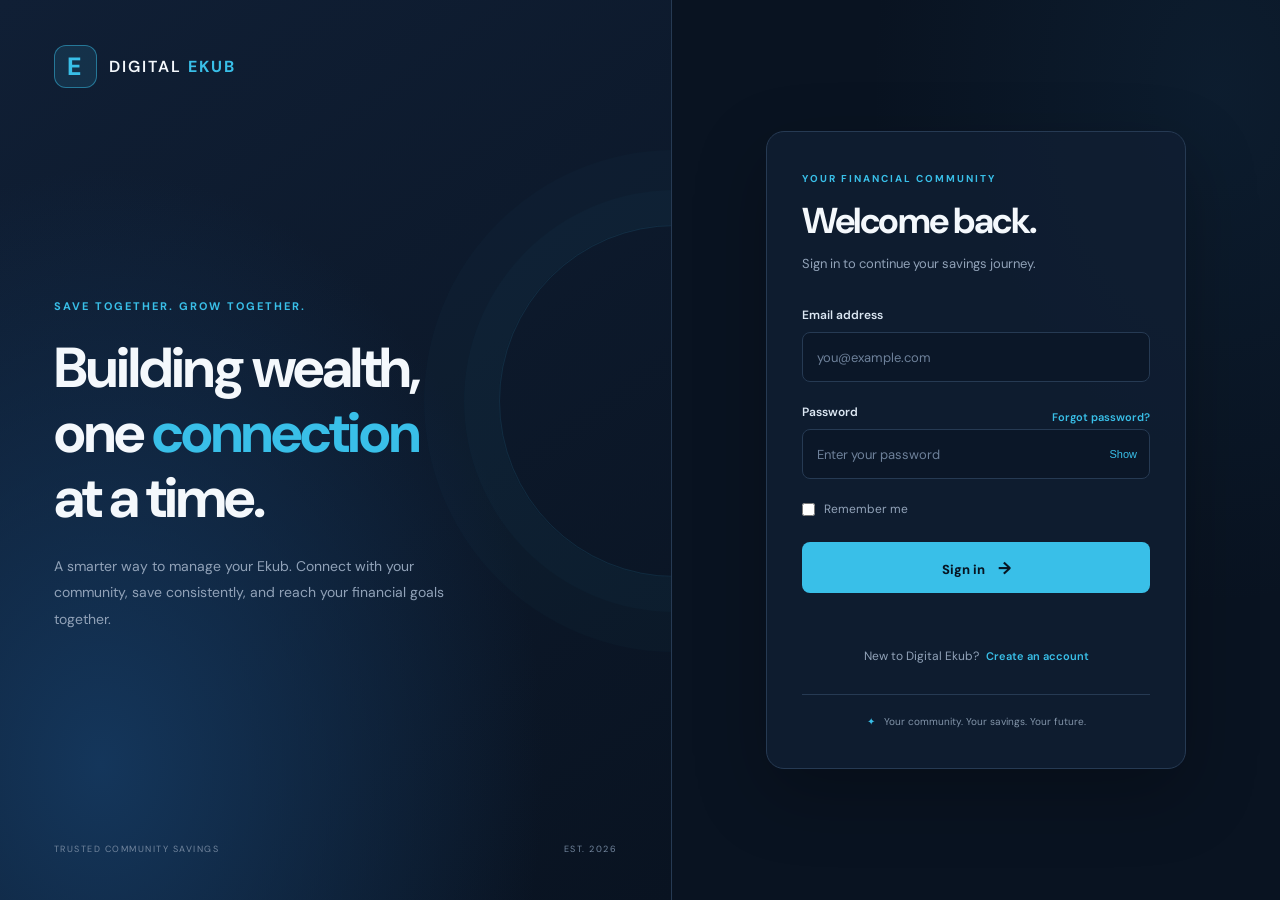
<file: index.html>
<!DOCTYPE html>
<html lang="en">
<head>
    <meta charset="UTF-8">
    <meta name="viewport" content="width=device-width, initial-scale=1.0">
    <title>Digital Ekub | Welcome Back</title>
    <link rel="stylesheet" href="css/style.css">
</head>
<body>

    <main class="login-container">

        <section class="brand-section">
            <div class="brand">
                <div class="brand-icon">E</div>
                <span>DIGITAL <strong>EKUB</strong></span>
            </div>

            <div class="brand-content">
                <p class="eyebrow">SAVE TOGETHER. GROW TOGETHER.</p>
                <h1>Building wealth,<br>one <span>connection</span><br>at a time.</h1>
                <p class="brand-description">
                    A smarter way to manage your Ekub.
                    Connect with your community, save consistently,
                    and reach your financial goals together.
                </p>
            </div>

            <div class="brand-footer">
                <span>TRUSTED COMMUNITY SAVINGS</span>
                <span>EST. 2026</span>
            </div>
        </section>

        <section class="form-section">
            <div class="form-wrapper">

                <div class="mobile-brand">
                    <div class="brand-icon">E</div>
                    <span>DIGITAL <strong>EKUB</strong></span>
                </div>

                <p class="welcome-label">YOUR FINANCIAL COMMUNITY</p>
                <h2>Welcome back.</h2>
                <p class="form-subtitle">
                    Sign in to continue your savings journey.
                </p>

                <form id="loginForm">

                    <div class="form-group">
                        <label for="email">Email address</label>
                        <input
                            type="email"
                            id="email"
                            placeholder="you@example.com"
                            required
                        >
                    </div>

                    <div class="form-group">
                        <div class="password-heading">
                            <label for="password">Password</label>
                            <a href="pages/forgot-password.html">
                                Forgot password?
                            </a>
                        </div>

                        <div class="password-field">
                            <input
                                type="password"
                                id="password"
                                placeholder="Enter your password"
                                required
                            >
                            <button type="button" id="togglePassword">
                                Show
                            </button>
                        </div>
                    </div>

                    <div class="remember-row">
                        <label class="remember-label">
                            <input type="checkbox" id="remember">
                            <span>Remember me</span>
                        </label>
                    </div>

                    <button type="submit" class="login-button">
                        Sign in <span>→</span>
                    </button>

                    <p id="message" class="message" role="status"></p>

                </form>

                <div class="signup-text">
                    New to Digital Ekub?
                    <a href="pages/register.html">Create an account</a>
                </div>

                <div class="security-note">
                    <span>✦</span>
                    Your community. Your savings. Your future.
                </div>

            </div>
        </section>

    </main>

    <script src="js/main.js"></script>
</body>
</html>
</file>
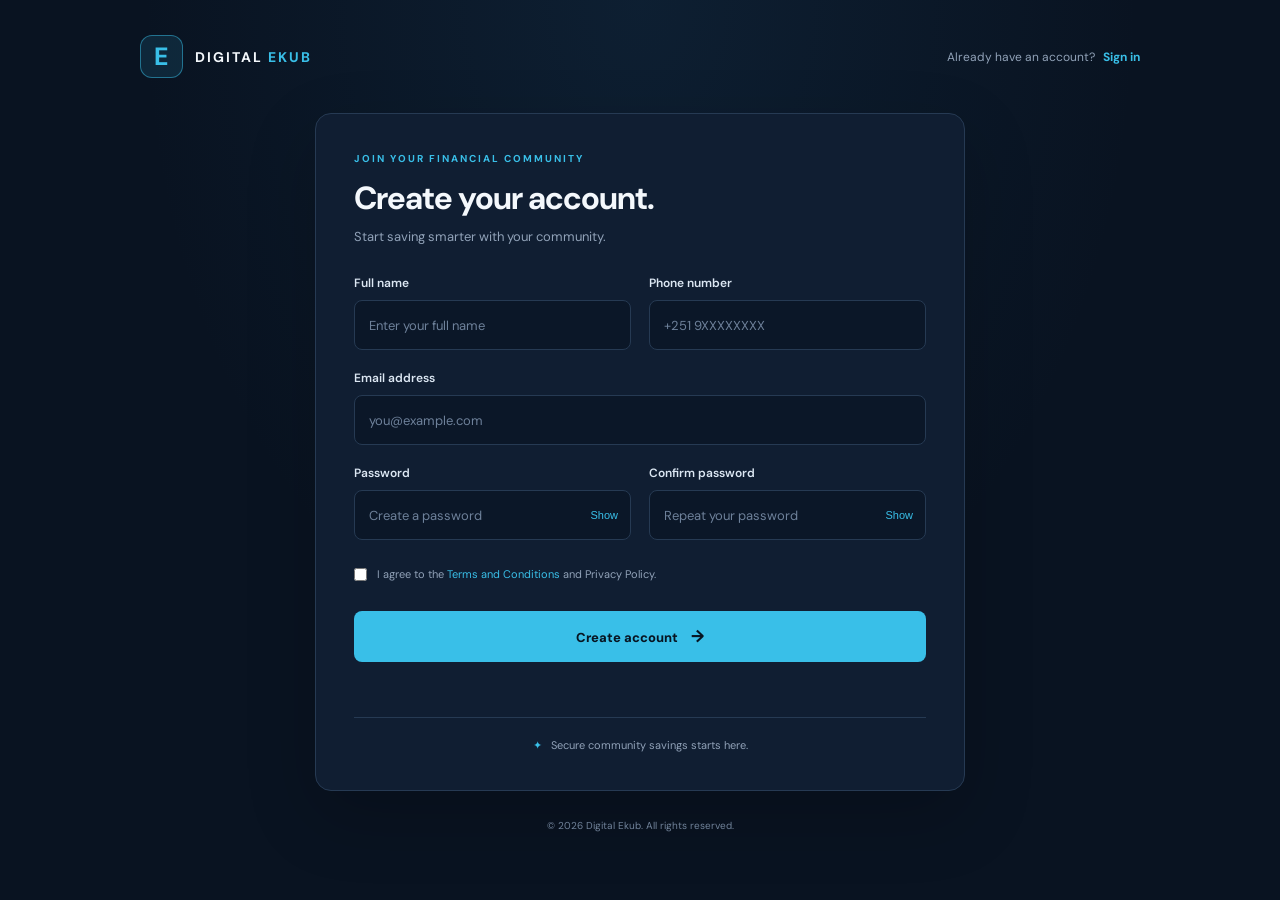
<file: pages/dashboard.html>
<!DOCTYPE html>
<html lang="en">
<head>
    <meta charset="UTF-8">
    <meta name="viewport" content="width=device-width, initial-scale=1.0">
    <title>Member Dashboard | Digital Ekub</title>
    <link rel="stylesheet" href="../css/style.css">
</head>
<body>

    <main class="member-dashboard">

        <header class="dashboard-header">
            <a href="../index.html" class="register-brand">
                <span class="brand-icon">E</span>
                <span>DIGITAL <strong>EKUB</strong></span>
            </a>

            <button id="logoutButton" class="logout-button">
                Sign out
            </button>
        </header>

        <section class="dashboard-content">

            <div class="dashboard-welcome">
                <div>
                    <p class="welcome-label">MEMBER OVERVIEW</p>
                    <h1>Welcome, <span id="memberName">Member</span>.</h1>
                    <p>Your community savings journey starts here.</p>
                </div>

                <div class="member-avatar" id="memberInitial">M</div>
            </div>

            <section class="dashboard-summary">
                <div class="summary-card">
                    <p>Membership status</p>
                    <h2>Registered</h2>
                    <span class="status-indicator">● Active demo profile</span>
                </div>

                <div class="summary-card">
                    <p>Member email</p>
                    <h2 class="member-detail" id="memberEmail">Not available</h2>
                    <span>Account information</span>
                </div>

                <div class="summary-card">
                    <p>Phone number</p>
                    <h2 class="member-detail" id="memberPhone">Not available</h2>
                    <span>Contact information</span>
                </div>
            </section>

            <section class="dashboard-panel">
                <div>
                    <p class="welcome-label">YOUR NEXT STEP</p>
                    <h2>Explore your Ekub community.</h2>
                    <p>
                        Your dashboard will eventually help you manage
                        savings groups, track contributions and view
                        payout information.
                    </p>
                </div>

                <div class="dashboard-placeholder">
                    <span>EKUB</span>
                    <p>Save together. Grow together.</p>
                </div>
            </section>

            <p class="demo-notice">
                This is a frontend demonstration. Real membership
                and financial information will be connected to the
                backend later.
            </p>

        </section>
    </main>

    <script src="../js/main.js"></script>
</body>
</html>
</file>
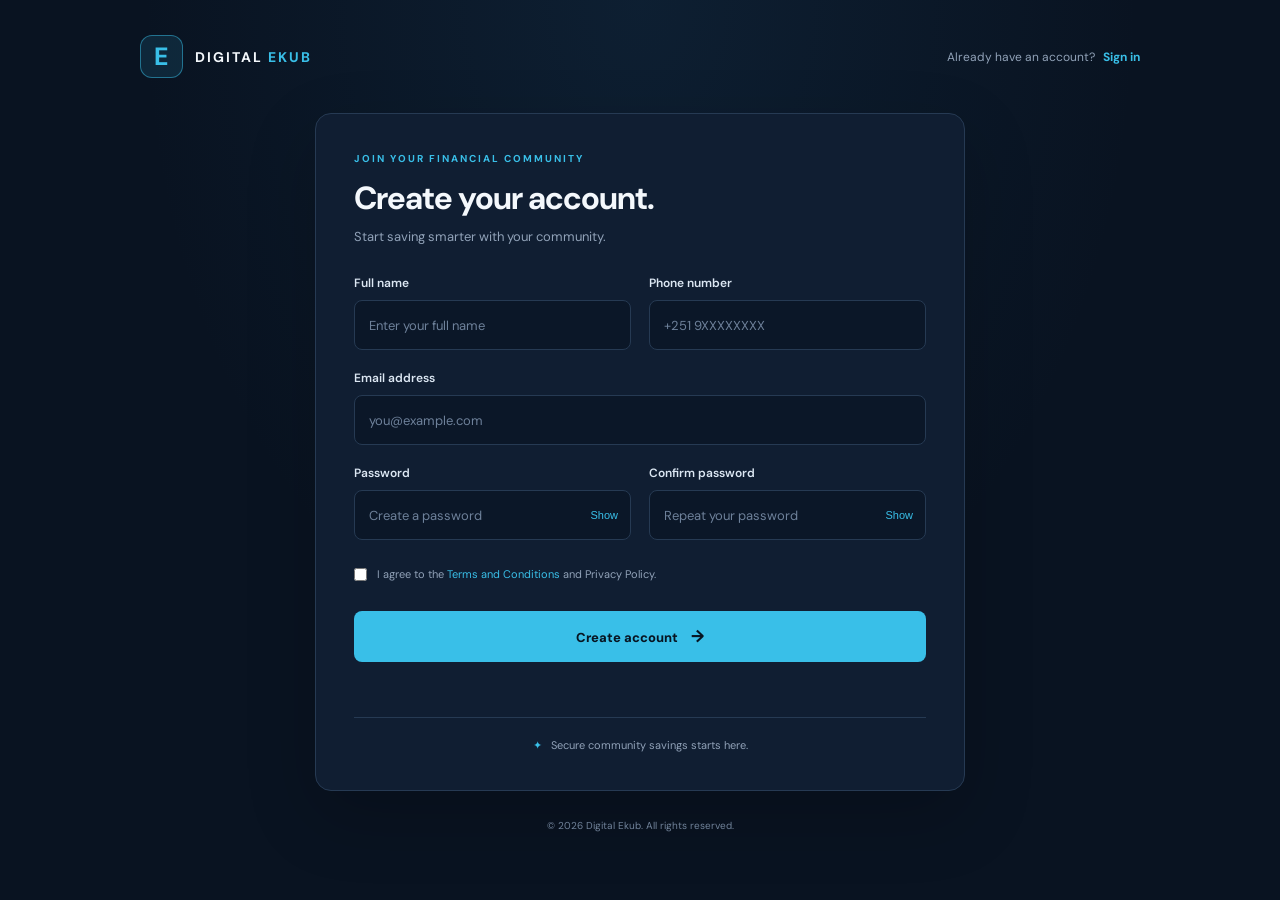
<file: pages/register.html>
<!DOCTYPE html>
<html lang="en">
<head>
    <meta charset="UTF-8">
    <meta name="viewport" content="width=device-width, initial-scale=1.0">
    <title>Create Account | Digital Ekub</title>
    <link rel="stylesheet" href="../css/style.css">
</head>
<body>

    <main class="register-page">

        <div class="register-top">
            <a href="../index.html" class="register-brand">
                <span class="brand-icon">E</span>
                <span>DIGITAL <strong>EKUB</strong></span>
            </a>

            <p>Already have an account?
                <a href="../index.html">Sign in</a>
            </p>
        </div>

        <section class="register-card">

            <div class="register-heading">
                <p class="welcome-label">JOIN YOUR FINANCIAL COMMUNITY</p>
                <h1>Create your account.</h1>
                <p>Start saving smarter with your community.</p>
            </div>

            <form id="registerForm">

                <div class="register-grid">

                    <div class="form-group">
                        <label for="fullName">Full name</label>
                        <input
                            type="text"
                            id="fullName"
                            placeholder="Enter your full name"
                            required
                        >
                    </div>

                    <div class="form-group">
                        <label for="phone">Phone number</label>
                        <input
                            type="tel"
                            id="phone"
                            placeholder="+251 9XXXXXXXX"
                            required
                        >
                    </div>

                    <div class="form-group full-width">
                        <label for="registerEmail">Email address</label>
                        <input
                            type="email"
                            id="registerEmail"
                            placeholder="you@example.com"
                            required
                        >
                    </div>

                    <div class="form-group">
                        <label for="registerPassword">Password</label>
                        <div class="password-field">
                            <input
                                type="password"
                                id="registerPassword"
                                placeholder="Create a password"
                                minlength="8"
                                required
                            >
                            <button type="button" id="toggleRegisterPassword">
                                Show
                            </button>
                        </div>
                    </div>

                    <div class="form-group">
                        <label for="confirmPassword">Confirm password</label>
                        <div class="password-field">
                            <input
                                type="password"
                                id="confirmPassword"
                                placeholder="Repeat your password"
                                required
                            >
                            <button type="button" id="toggleConfirmPassword">
                                Show
                            </button>
                        </div>
                    </div>

                </div>

                <label class="terms-label">
                    <input type="checkbox" id="agreeTerms" required>
                    <span>
                        I agree to the
                        <a href="#" id="termsLink">Terms and Conditions</a>
                        and Privacy Policy.
                    </span>
                </label>

                <button type="submit" class="login-button register-button">
                    Create account <span>→</span>
                </button>

                <p id="registerMessage" class="message" role="status"></p>

            </form>

            <div class="register-bottom">
                <span>✦</span> Secure community savings starts here.
            </div>

        </section>

        <footer class="register-footer">
            © 2026 Digital Ekub. All rights reserved.
        </footer>

    </main>

    <script src="../js/main.js"></script>
</body>
</html>
</file>
<file: css/style.css>
@import url('https://fonts.googleapis.com/css2?family=DM+Sans:wght@400;500;600;700;800&display=swap');

:root {
    --background: #091321;
    --surface: #101E32;
    --surface-light: #162740;
    --cyan: #39BFE8;
    --cyan-light: #79D9F5;
    --white: #F4F8FC;
    --muted: #91A2B8;
    --border: #263A53;
}

* {
    margin: 0;
    padding: 0;
    box-sizing: border-box;
}

body {
    min-height: 100vh;
    background: var(--background);
    color: var(--white);
    font-family: 'DM Sans', sans-serif;
}

.login-container {
    min-height: 100vh;
    display: grid;
    grid-template-columns: 1.05fr 0.95fr;
}

/* LEFT BRAND PANEL */

.brand-section {
    position: relative;
    overflow: hidden;
    padding: 45px 8%;
    display: flex;
    flex-direction: column;
    justify-content: space-between;
    background:
        radial-gradient(ellipse at 15% 85%, #14365B 0%, transparent 55%),
        linear-gradient(145deg, #101F35, #091321);
    border-right: 1px solid var(--border);
}

.brand-section::after {
    content: "";
    position: absolute;
    width: 350px;
    height: 350px;
    border: 1px solid rgba(57, 191, 232, 0.12);
    border-radius: 50%;
    right: -180px;
    top: 25%;
    box-shadow:
        0 0 0 35px rgba(57, 191, 232, 0.025),
        0 0 0 75px rgba(57, 191, 232, 0.02);
    pointer-events: none;
}

.brand {
    display: flex;
    align-items: center;
    gap: 12px;
    font-size: 16px;
    letter-spacing: 2px;
    font-weight: 600;
}

.brand strong,
.mobile-brand strong {
    color: var(--cyan);
}

.brand-icon {
    width: 43px;
    height: 43px;
    border-radius: 12px;
    display: grid;
    place-items: center;
    background: rgba(57, 191, 232, 0.12);
    border: 1px solid rgba(57, 191, 232, 0.5);
    color: var(--cyan);
    font-size: 25px;
    font-weight: 800;
}

.brand-content {
    max-width: 490px;
    position: relative;
    z-index: 1;
}

.eyebrow,
.welcome-label {
    color: var(--cyan);
    font-size: 11px;
    font-weight: 700;
    letter-spacing: 2px;
    margin-bottom: 22px;
}

.brand-content h1 {
    font-size: clamp(38px, 4.4vw, 60px);
    font-weight: 700;
    line-height: 1.16;
    letter-spacing: -2px;
    margin-bottom: 22px;
}

.brand-content h1 span {
    color: var(--cyan);
}

.brand-description {
    color: var(--muted);
    font-size: 14px;
    line-height: 1.9;
    max-width: 390px;
}

.brand-footer {
    display: flex;
    justify-content: space-between;
    gap: 10px;
    color: #73869E;
    font-size: 9px;
    letter-spacing: 1.5px;
}

/* RIGHT LOGIN PANEL */

.form-section {
    min-height: 100vh;
    display: flex;
    justify-content: center;
    align-items: center;
    padding: 35px;
    background:
        radial-gradient(ellipse at 90% 10%, rgba(31, 79, 117, 0.16), transparent 45%),
        var(--background);
}

.form-wrapper {
    width: 100%;
    max-width: 420px;
    background: rgba(16, 30, 50, 0.85);
    border: 1px solid var(--border);
    border-radius: 18px;
    padding: 40px 35px;
    box-shadow: 0 25px 70px rgba(0, 0, 0, 0.25);
}

.mobile-brand {
    display: none;
}

.welcome-label {
    margin-bottom: 12px;
    font-size: 10px;
}

.form-wrapper h2 {
    font-size: 36px;
    font-weight: 700;
    letter-spacing: -1.5px;
    margin-bottom: 9px;
}

.form-subtitle {
    color: var(--muted);
    font-size: 13px;
    line-height: 1.7;
    margin-bottom: 32px;
}

.form-group {
    margin-bottom: 22px;
}

.form-group label {
    display: block;
    font-size: 12px;
    font-weight: 600;
    margin-bottom: 9px;
    color: #DCE7F3;
}

.form-group input {
    width: 100%;
    height: 50px;
    background: #0B1728;
    border: 1px solid var(--border);
    border-radius: 8px;
    padding: 0 14px;
    color: var(--white);
    font-family: inherit;
    font-size: 13px;
    outline: none;
    transition: 0.2s ease;
}

.form-group input:focus {
    border-color: var(--cyan);
    box-shadow: 0 0 0 3px rgba(57, 191, 232, 0.1);
}

.form-group input::placeholder {
    color: #6E819A;
}

.password-heading {
    display: flex;
    justify-content: space-between;
    align-items: center;
}

.password-heading a,
.signup-text a {
    color: var(--cyan);
    text-decoration: none;
    font-size: 11px;
    font-weight: 600;
}

.password-field {
    position: relative;
}

.password-field input {
    padding-right: 65px;
}

.password-field button {
    position: absolute;
    right: 13px;
    top: 50%;
    transform: translateY(-50%);
    border: none;
    background: transparent;
    color: var(--cyan);
    font-size: 11px;
    cursor: pointer;
}

.remember-row {
    margin: 5px 0 25px;
}

.remember-label {
    display: flex;
    align-items: center;
    gap: 9px;
    color: var(--muted);
    font-size: 12px;
    cursor: pointer;
}

.remember-label input {
    accent-color: var(--cyan);
}

.login-button {
    width: 100%;
    height: 51px;
    background: var(--cyan);
    color: #071522;
    border: none;
    border-radius: 8px;
    font-family: inherit;
    font-size: 13px;
    font-weight: 800;
    cursor: pointer;
    transition: 0.2s ease;
}

.login-button:hover {
    background: var(--cyan-light);
    transform: translateY(-1px);
    box-shadow: 0 7px 20px rgba(57, 191, 232, 0.16);
}

.login-button span {
    margin-left: 10px;
    font-size: 17px;
}

.message {
    min-height: 18px;
    margin-top: 12px;
    color: var(--cyan-light);
    font-size: 11px;
    line-height: 1.5;
}

.signup-text {
    text-align: center;
    color: var(--muted);
    font-size: 12px;
    margin-top: 25px;
}

.signup-text a {
    margin-left: 4px;
}

.security-note {
    border-top: 1px solid var(--border);
    margin-top: 30px;
    padding-top: 20px;
    text-align: center;
    color: #8395AA;
    font-size: 10px;
}

.security-note span {
    color: var(--cyan);
    margin-right: 6px;
}

/* RESPONSIVE DESIGN */

@media (max-width: 850px) {
    .login-container {
        grid-template-columns: 1fr;
    }

    .brand-section {
        display: none;
    }

    .form-section {
        padding: 30px 20px;
    }

    .form-wrapper {
        max-width: 430px;
    }

    .mobile-brand {
        display: flex;
        align-items: center;
        gap: 12px;
        font-size: 14px;
        letter-spacing: 2px;
        font-weight: 600;
        margin-bottom: 40px;
    }
}

@media (max-width: 450px) {
    .form-wrapper {
        padding: 30px 22px;
        border-radius: 14px;
    }

    .form-wrapper h2 {
        font-size: 31px;
    }

    .form-section {
        padding: 18px 14px;
    }
}

/* REGISTRATION PAGE */

.register-page {
    min-height: 100vh;
    padding: 35px 20px;
    display: flex;
    flex-direction: column;
    align-items: center;
    background:
        radial-gradient(ellipse at 50% 0%, rgba(31, 79, 117, 0.2), transparent 55%),
        var(--background);
}

.register-top {
    width: 100%;
    max-width: 1000px;
    display: flex;
    justify-content: space-between;
    align-items: center;
    margin-bottom: 35px;
}

.register-brand {
    display: flex;
    align-items: center;
    gap: 12px;
    color: var(--white);
    font-size: 14px;
    font-weight: 700;
    letter-spacing: 2px;
    text-decoration: none;
}

.register-brand strong {
    color: var(--cyan);
}

.register-top p {
    color: var(--muted);
    font-size: 12px;
}

.register-top p a {
    color: var(--cyan);
    text-decoration: none;
    font-weight: 700;
    margin-left: 5px;
}

.register-card {
    width: 100%;
    max-width: 650px;
    padding: 38px;
    background: var(--surface);
    border: 1px solid var(--border);
    border-radius: 16px;
    box-shadow: 0 25px 70px rgba(0, 0, 0, 0.2);
}

.register-heading {
    margin-bottom: 30px;
}

.register-heading .welcome-label {
    margin-bottom: 12px;
}

.register-heading h1 {
    font-size: 32px;
    letter-spacing: -1px;
    margin-bottom: 9px;
}

.register-heading > p:last-child {
    color: var(--muted);
    font-size: 13px;
}

.register-grid {
    display: grid;
    grid-template-columns: 1fr 1fr;
    gap: 0 18px;
}

.register-grid .form-group {
    margin-bottom: 20px;
}

.register-grid .full-width {
    grid-column: 1 / -1;
}

.terms-label {
    display: flex;
    align-items: flex-start;
    gap: 10px;
    color: var(--muted);
    font-size: 11px;
    line-height: 1.7;
    margin: 5px 0 25px;
    cursor: pointer;
}

.terms-label input {
    margin-top: 3px;
    accent-color: var(--cyan);
}

.terms-label a {
    color: var(--cyan);
    text-decoration: none;
}

.register-button {
    margin-top: 2px;
}

.register-bottom {
    border-top: 1px solid var(--border);
    margin-top: 25px;
    padding-top: 20px;
    text-align: center;
    color: var(--muted);
    font-size: 11px;
}

.register-bottom span {
    color: var(--cyan);
    margin-right: 6px;
}

.register-footer {
    color: #71839A;
    font-size: 10px;
    margin-top: 28px;
    text-align: center;
}

@media (max-width: 600px) {
    .register-page {
        padding: 22px 14px;
    }

    .register-top {
        align-items: flex-start;
        gap: 15px;
        margin-bottom: 25px;
    }

    .register-top p {
        text-align: right;
        line-height: 1.7;
    }

    .register-card {
        padding: 25px 20px;
    }

    .register-heading h1 {
        font-size: 27px;
    }

    .register-grid {
        grid-template-columns: 1fr;
    }

    .register-grid .full-width {
        grid-column: auto;
    }
}

/* MEMBER DASHBOARD */

.member-dashboard {
    min-height: 100vh;
    background: var(--background);
}

.dashboard-header {
    height: 85px;
    padding: 0 7%;
    display: flex;
    align-items: center;
    justify-content: space-between;
    border-bottom: 1px solid var(--border);
    background: var(--surface);
}

.logout-button {
    padding: 10px 18px;
    background: transparent;
    color: var(--cyan);
    border: 1px solid var(--border);
    border-radius: 7px;
    cursor: pointer;
    font-family: inherit;
}

.logout-button:hover {
    border-color: var(--cyan);
}

.dashboard-content {
    max-width: 1100px;
    margin: 0 auto;
    padding: 55px 25px;
}

.dashboard-welcome {
    display: flex;
    justify-content: space-between;
    align-items: center;
    margin-bottom: 38px;
}

.dashboard-welcome h1 {
    font-size: clamp(27px, 4vw, 38px);
    margin-bottom: 10px;
}

.dashboard-welcome h1 span {
    color: var(--cyan);
}

.dashboard-welcome > div:first-child > p:last-child {
    color: var(--muted);
    font-size: 13px;
}

.member-avatar {
    width: 60px;
    height: 60px;
    display: grid;
    place-items: center;
    border-radius: 50%;
    background: var(--surface-light);
    border: 1px solid var(--cyan);
    color: var(--cyan);
    font-size: 23px;
    font-weight: 700;
}

.dashboard-summary {
    display: grid;
    grid-template-columns: repeat(3, 1fr);
    gap: 18px;
    margin-bottom: 25px;
}

.summary-card {
    padding: 25px 22px;
    background: var(--surface);
    border: 1px solid var(--border);
    border-radius: 12px;
    min-width: 0;
}

.summary-card > p {
    color: var(--muted);
    font-size: 12px;
    margin-bottom: 17px;
}

.summary-card h2 {
    font-size: 19px;
    margin-bottom: 12px;
    overflow-wrap: anywhere;
}

.summary-card > span {
    color: var(--muted);
    font-size: 11px;
}

.summary-card .status-indicator {
    color: #57D6A1;
}

.member-detail {
    font-size: 14px !important;
}

.dashboard-panel {
    min-height: 220px;
    padding: 35px;
    display: flex;
    justify-content: space-between;
    align-items: center;
    gap: 25px;
    background: linear-gradient(120deg, #142C46, #101E32);
    border: 1px solid var(--border);
    border-radius: 14px;
}

.dashboard-panel h2 {
    font-size: 22px;
    margin-bottom: 12px;
}

.dashboard-panel > div:first-child > p:last-child {
    max-width: 440px;
    color: var(--muted);
    font-size: 13px;
    line-height: 1.8;
}

.dashboard-placeholder {
    width: 155px;
    height: 115px;
    flex-shrink: 0;
    border: 1px solid rgba(57, 191, 232, 0.35);
    background: rgba(57, 191, 232, 0.08);
    border-radius: 12px;
    display: flex;
    flex-direction: column;
    justify-content: center;
    align-items: center;
    gap: 9px;
}

.dashboard-placeholder span {
    color: var(--cyan);
    font-size: 25px;
    font-weight: 800;
    letter-spacing: 4px;
}

.dashboard-placeholder p {
    color: var(--muted);
    font-size: 9px;
}

.demo-notice {
    margin-top: 25px;
    text-align: center;
    color: var(--muted);
    font-size: 11px;
    line-height: 1.7;
}

@media (max-width: 700px) {
    .dashboard-header {
        padding: 0 20px;
    }

    .dashboard-content {
        padding: 35px 18px;
    }

    .dashboard-summary {
        grid-template-columns: 1fr;
    }

    .dashboard-panel {
        flex-direction: column;
        align-items: flex-start;
        padding: 25px;
    }

    .dashboard-placeholder {
        width: 100%;
    }
}
</file>
